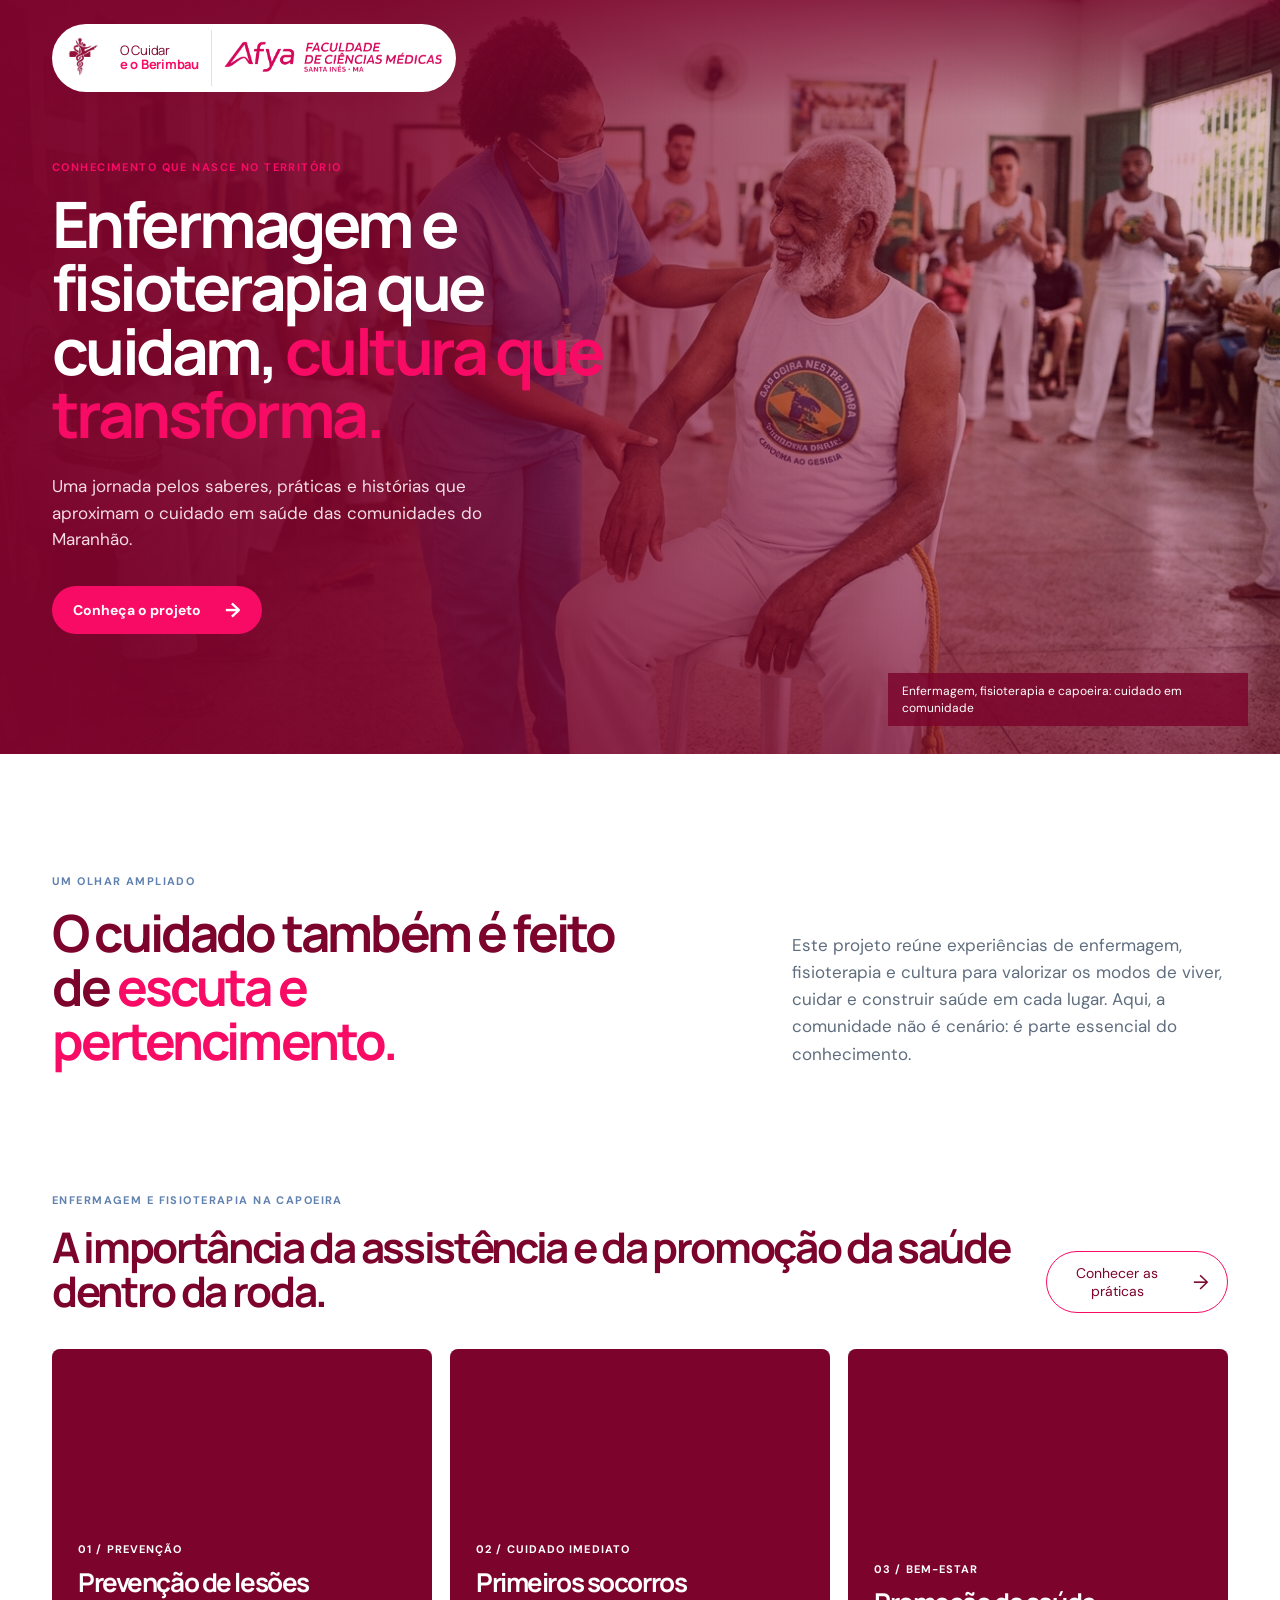
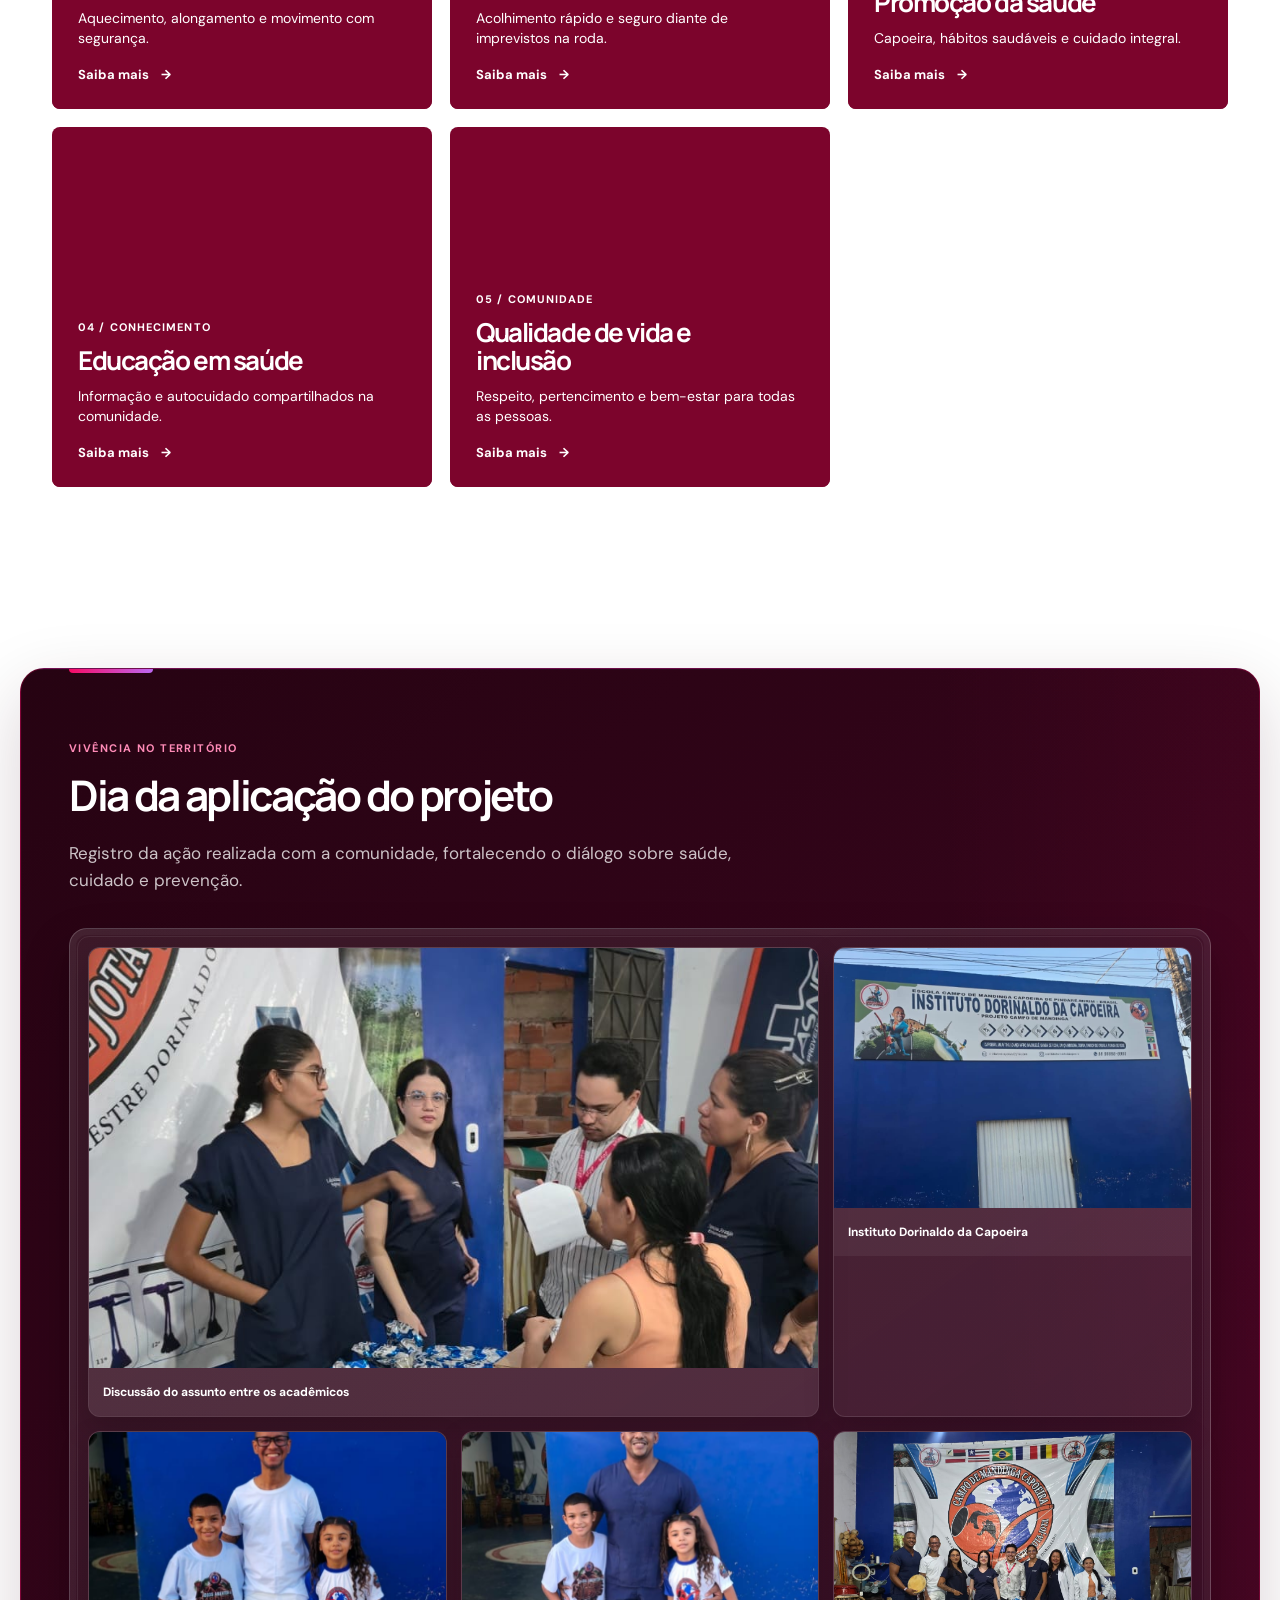
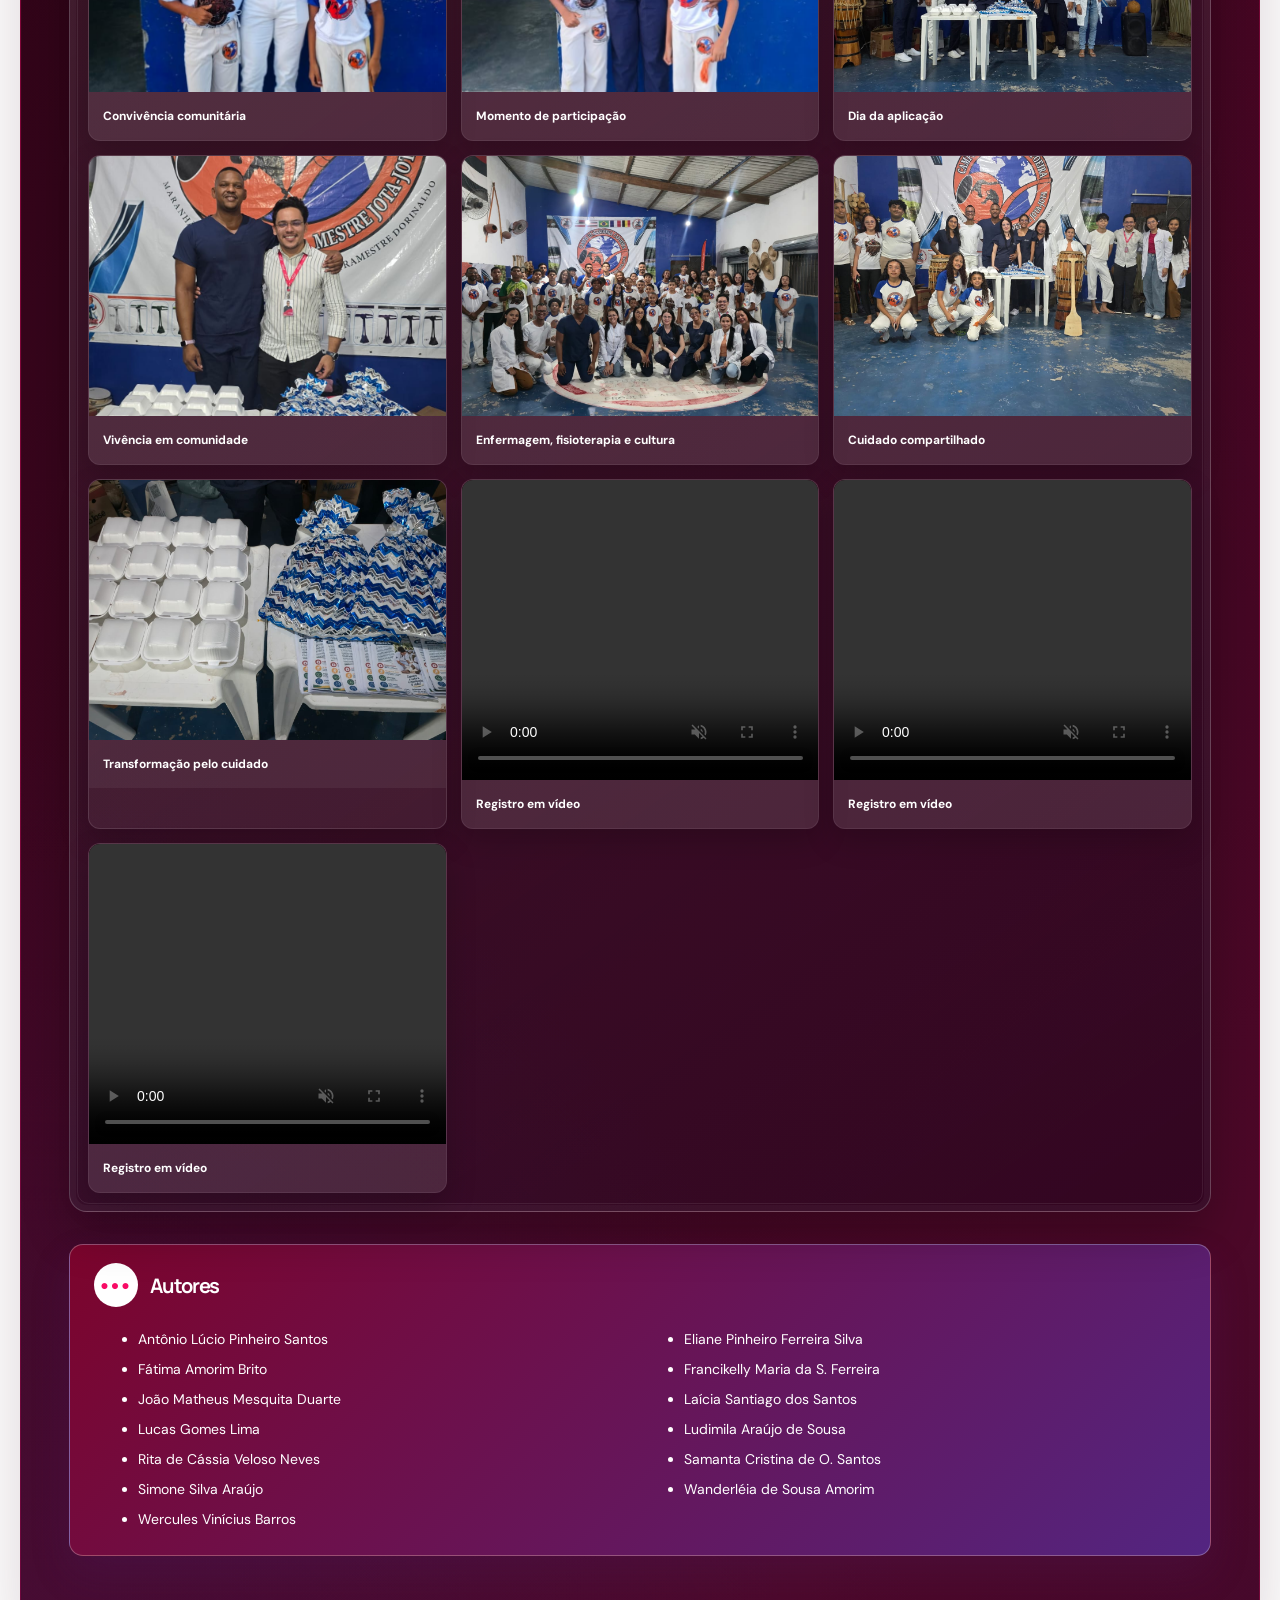
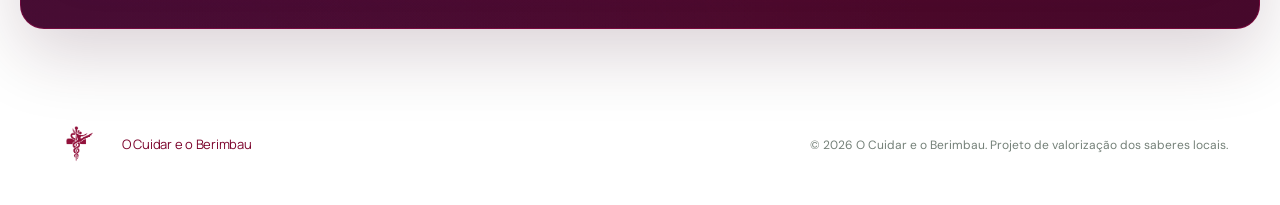
<file: index.html>
<!DOCTYPE html>
<html lang="pt-BR">
<head>
    <meta charset="UTF-8">
    <meta name="viewport" content="width=device-width, initial-scale=1.0">
    <title>O Cuidar e o Berimbau | Maranhão</title>
    <link rel="icon" type="image/png" href="favicon.png">
    <link rel="stylesheet" href="styles.css?v=projeto-multidisciplinar-20261124">
</head>
<body class="home-page">
    <header class="site-header">
      <nav class="site-nav" aria-label="Navegação principal">
        <div class="brand-lockup"><a class="brand" href="#inicio" aria-label="O Cuidar e o Berimbau - início"><span class="brand-logo-frame"><img class="brand-logo" src="Slides/Logoprojeto.png" alt=""></span><span>O Cuidar<br><strong>e o Berimbau</strong></span></a><a class="partner-brand" href="https://faculdades.afya.com.br/unidade/santa-ines" aria-label="Afya Santa Inês"><img src="Slides/AfyaSantaInes.png" alt="Afya Faculdade de Ciências Médicas Santa Inês"></a></div>
      </nav>
    </header>
    <main>
      <section class="hero" id="inicio">
        <div class="hero-copy"><p class="eyebrow">Conhecimento que nasce no território</p><h1>Enfermagem e fisioterapia que cuidam, <span>cultura que transforma.</span></h1><p class="hero-text">Uma jornada pelos saberes, práticas e histórias que aproximam o cuidado em saúde das comunidades do Maranhão.</p><div class="hero-actions"><a class="button button-primary" href="#sobre">Conheça o projeto <span>→</span></a></div></div>
        <div class="hero-image"><img src="Slides/Img1.png.jpg" alt="Profissional de saúde acolhe um praticante durante uma roda de capoeira"><span class="image-label">Enfermagem, fisioterapia e capoeira: cuidado em comunidade</span></div>
      </section>
      <section class="intro section-shell" id="sobre"><p class="eyebrow">Um olhar ampliado</p><div class="intro-grid"><h2>O cuidado também é feito de <span>escuta e pertencimento.</span></h2><p>Este projeto reúne experiências de enfermagem, fisioterapia e cultura para valorizar os modos de viver, cuidar e construir saúde em cada lugar. Aqui, a comunidade não é cenário: é parte essencial do conhecimento.</p></div></section>
      <section class="highlights section-shell" id="territorios"><div class="section-heading"><div><p class="eyebrow">Enfermagem e fisioterapia na capoeira</p><h2>A importância da assistência e da promoção da saúde dentro da roda.</h2></div><button class="button button-outline" type="button" aria-controls="lista-praticas">Conhecer as práticas <span aria-hidden="true">→</span></button></div><div class="highlight-grid" id="lista-praticas"><a class="highlight-card care-prevention" href="indexlesoes.html"><span class="card-kicker">01 / Prevenção</span><h3>Prevenção de lesões</h3><p class="card-description">Aquecimento, alongamento e movimento com segurança.</p><span class="card-more">Saiba mais <span aria-hidden="true">→</span></span></a><a class="highlight-card care-first-aid" href="indexsocorros.html"><span class="card-kicker">02 / Cuidado imediato</span><h3>Primeiros socorros</h3><p class="card-description">Acolhimento rápido e seguro diante de imprevistos na roda.</p><span class="card-more">Saiba mais <span aria-hidden="true">→</span></span></a><a class="highlight-card care-promotion" href="indexpromocaosaude.html"><span class="card-kicker">03 / Bem-estar</span><h3>Promoção da saúde</h3><p class="card-description">Capoeira, hábitos saudáveis e cuidado integral.</p><span class="card-more">Saiba mais <span aria-hidden="true">→</span></span></a><a class="highlight-card care-education" href="indexeducacaoemsaude.html"><span class="card-kicker">04 / Conhecimento</span><h3>Educação em saúde</h3><p class="card-description">Informação e autocuidado compartilhados na comunidade.</p><span class="card-more">Saiba mais <span aria-hidden="true">→</span></span></a><a class="highlight-card care-inclusion" href="indexqualidadedevida.html"><span class="card-kicker">05 / Comunidade</span><h3>Qualidade de vida e inclusão</h3><p class="card-description">Respeito, pertencimento e bem-estar para todas as pessoas.</p><span class="card-more">Saiba mais <span aria-hidden="true">→</span></span></a></div></section>
      <section class="project-day section-shell" id="dia-da-aplicacao">
        <div class="section-heading">
          <div>
            <p class="eyebrow">Vivência no território</p>
            <h2>Dia da aplicação do projeto</h2>
          </div>
        </div>
        <p class="project-day-intro">Registro da ação realizada com a comunidade, fortalecendo o diálogo sobre saúde, cuidado e prevenção.</p>
        <div class="project-media">
          <figure class="media-featured"><img src="VideoseImagens/234567890.jpeg" alt="Acadêmicos conversando sobre o assunto durante a aplicação do projeto" loading="lazy"><figcaption>Discussão do assunto entre os acadêmicos</figcaption></figure>
          <figure><img src="VideoseImagens/WhatsApp Image 2026-11-24 at 19.24.41.jpeg" alt="Fachada do Instituto Dorinaldo da Capoeira" loading="lazy"><figcaption>Instituto Dorinaldo da Capoeira</figcaption></figure>
          <figure><img src="VideoseImagens/WhatsApp Image 2026-11-24 at 19.23.14.jpeg" alt="Professor e crianças em frente ao instituto" loading="lazy"><figcaption>Convivência comunitária</figcaption></figure>
          <figure><img src="VideoseImagens/WhatsApp Image 2026-11-24 at 19.24.04.jpeg" alt="Participantes posando em frente à sede do projeto" loading="lazy"><figcaption>Momento de participação</figcaption></figure>
          <figure><img src="VideoseImagens/WhatsApp Image 2026-11-24 at 19.15.55-0987654.jpeg" alt="Registro da atividade realizada no dia da aplicação" loading="lazy"><figcaption>Dia da aplicação</figcaption></figure>
          <figure><img src="VideoseImagens/WhatsApp Image 2026-11-24 at 19.15.56.jpeg" alt="Registro da atividade realizada no dia da aplicação" loading="lazy"><figcaption>Vivência em comunidade</figcaption></figure>
          <figure><img src="VideoseImagens/WhatsApp Image 2026-11-24 at 19.15.57.jpeg" alt="Registro da atividade realizada no dia da aplicação" loading="lazy"><figcaption>Enfermagem, fisioterapia e cultura</figcaption></figure>
          <figure><img src="VideoseImagens/WhatsApp Image 2026-11-24 at 19.15.567.jpeg" alt="Registro da atividade realizada no dia da aplicação" loading="lazy"><figcaption>Cuidado compartilhado</figcaption></figure>
          <figure><img src="VideoseImagens/WhatsApp Image 2026-11-24 at 19.15.5632456.jpeg" alt="Registro da atividade realizada no dia da aplicação" loading="lazy"><figcaption>Transformação pelo cuidado</figcaption></figure>
          <figure class="media-video"><video controls autoplay muted loop playsinline preload="metadata"><source src="VideoseImagens/WhatsApp Video 2026-11-24 at 19.16.12.mp4" type="video/mp4">Seu navegador não suporta vídeos.</video><figcaption>Registro em vídeo</figcaption></figure>
          <figure class="media-video"><video controls autoplay muted loop playsinline preload="metadata"><source src="VideoseImagens/WhatsApp Video 2026-11-24 at 19.16.14.mp4" type="video/mp4">Seu navegador não suporta vídeos.</video><figcaption>Registro em vídeo</figcaption></figure>
          <figure class="media-video"><video controls autoplay muted loop playsinline preload="metadata"><source src="VideoseImagens/WhatsApp Video 2026-11-24 at 19.16.18.mp4" type="video/mp4">Seu navegador não suporta vídeos.</video><figcaption>Registro em vídeo</figcaption></figure>
        </div>
        <div class="authors-card">
          <div class="authors-heading"><span aria-hidden="true">●●●</span><h3>Autores</h3></div>
          <ul>
            <li>Antônio Lúcio Pinheiro Santos</li>
            <li>Eliane Pinheiro Ferreira Silva</li>
            <li>Fátima Amorim Brito</li>
            <li>Francikelly Maria da S. Ferreira</li>
            <li>João Matheus Mesquita Duarte</li>
            <li>Laícia Santiago dos Santos</li>
            <li>Lucas Gomes Lima</li>
            <li>Ludimila Araújo de Sousa</li>
            <li>Rita de Cássia Veloso Neves</li>
            <li>Samanta Cristina de O. Santos</li>
            <li>Simone Silva Araújo</li>
            <li>Wanderléia de Sousa Amorim</li>
            <li>Wercules Vinícius Barros</li>
          </ul>
        </div>
      </section>
    </main>
    <footer id="contato"><div class="footer-brand"><span class="brand-logo-frame"><img class="brand-logo" src="Slides/Logoprojeto.png" alt=""></span><span>O Cuidar e o Berimbau</span></div><p>© 2026 O Cuidar e o Berimbau. Projeto de valorização dos saberes locais.</p></footer>
    <div vw class="enabled"><div vw-access-button class="active"></div><div vw-plugin-wrapper><div class="vw-plugin-top-wrapper"></div></div></div>
    <script src="https://vlibras.gov.br/app/vlibras-plugin.js"></script><script>new window.VLibras.Widget('https://vlibras.gov.br/app');</script>
    <script>const practiceButton = document.querySelector('.button-outline'); const practiceGrid = document.querySelector('#lista-praticas'); const practiceCards = practiceGrid.querySelectorAll('.highlight-card'); practiceButton.addEventListener('click', () => { practiceGrid.scrollIntoView({ behavior: 'smooth', block: 'center' }); practiceCards.forEach(card => card.classList.remove('is-highlighted')); void practiceGrid.offsetWidth; practiceCards.forEach(card => card.classList.add('is-highlighted')); });</script>
</body>
</html>
</file>
<file: styles.css>
@import url('https://fonts.googleapis.com/css2?family=DM+Sans:wght@400;500;700&family=Manrope:wght@600;700;800&display=swap');

:root { --ink: #7c042c; --wine: #7c042c; --primary: #f80b65; --blue: #6182af; --afya-purple: #532581; --paper: #ffffff; --line: #dce3ec; --muted: #5f6d7e; }
* { box-sizing: border-box; }
html { scroll-behavior: smooth; }
body { margin: 0; background: var(--paper); color: var(--ink); font-family: 'DM Sans', sans-serif; }
a { color: inherit; text-decoration: none; }
.site-header { position: absolute; z-index: 10; width: 100%; color: #fff; }
.home-page .site-header { background: linear-gradient(180deg, rgba(124,4,44,.68), transparent); }
.site-nav { max-width: 1240px; margin: auto; padding: 24px 32px; display: flex; align-items: center; justify-content: space-between; }
.brand, .footer-brand { display: flex; gap: 10px; align-items: center; line-height: 1.05; font-family: 'Manrope', sans-serif; font-size: 13px; letter-spacing: -.02em; }
.brand-lockup { display: flex; align-items: center; gap: 0; padding: 2px 12px 2px 2px; border-radius: 999px; background: #fff; }
.brand-lockup .brand { gap: 2px; color: var(--ink); }
.brand-lockup .brand-logo-frame { width: 64px; height: 64px; flex-basis: 64px; border-radius: 0; background: transparent; }
.partner-brand { display: flex; align-items: center; justify-content: center; height: 56px; margin-left: 12px; padding-left: 12px; border-left: 1px solid var(--line); }
.partner-brand img { display: block; width: 220px; max-height: 42px; object-fit: contain; }
.brand strong { color: var(--primary); }
.brand-logo-frame { width: 96px; height: 96px; display: block; overflow: hidden; flex: 0 0 96px; border-radius: 50%; background: #fff; }
.brand-logo { width: 125%; height: 125%; display: block; object-fit: cover; object-position: center; transform: translate(-16.5%, -7.5%); }
.brand-mark { display: grid; place-items: center; width: 40px; height: 40px; border-radius: 50%; color: #fff; background: var(--primary); font-weight: 800; font-size: 12px; }
.nav-links { display: flex; align-items: center; gap: 34px; font-size: 14px; font-weight: 500; }
.nav-links a:not(.nav-cta) { opacity: .82; transition: opacity .2s; }
.nav-links a:not(.nav-cta):hover { opacity: 1; }
.nav-cta, .button-primary { background: var(--primary); color: #fff; border-radius: 999px; font-weight: 700; }
.nav-cta { padding: 12px 20px; }
.nav-toggle { display: none; border: 0; border-radius: 999px; padding: 8px; color: #fff; background: transparent; font-size: 24px; transition: transform .2s, background .2s, box-shadow .2s; cursor: pointer; }
.hero { min-height: 700px; position: relative; isolation: isolate; display: grid; grid-template-columns: 1fr; background: var(--wine); color: #fff; }
.hero-copy { align-self: center; max-width: 760px; min-height: 700px; display: flex; flex-direction: column; justify-content: center; padding: 160px 8vw 120px max(32px, calc((100vw - 1240px) / 2 + 32px)); }
.eyebrow { margin: 0 0 18px; color: var(--blue); text-transform: uppercase; font-size: 11px; font-weight: 700; letter-spacing: .13em; }
.hero .eyebrow { color: var(--primary); }
h1, h2, h3 { margin: 0; font-family: 'Manrope', sans-serif; letter-spacing: -.055em; }
h1 { font-size: clamp(42px, 5vw, 74px); line-height: .99; }
h1 span, h2 span { color: var(--primary); }
.hero-text { max-width: 460px; margin: 28px 0 34px; color: #f5dce5; font-size: 17px; line-height: 1.55; }
.hero-actions { display: flex; align-items: center; gap: 24px; }
.button { display: inline-flex; align-items: center; gap: 24px; padding: 15px 21px; font-size: 14px; transition: transform .2s, background .2s, box-shadow .2s; }
.button:hover, .button:focus-visible, .nav-toggle:hover, .nav-toggle:focus-visible { transform: translateY(-2px); color: #fff; background-image: linear-gradient(110deg, var(--primary), var(--afya-purple), #7540a2); background-size: 200% 100%; animation: site-button-purple 1.4s ease-in-out infinite alternate; }
.button-primary span, .button-outline span { font-size: 20px; line-height: 0; }
.button-link { color: #fff; padding-inline: 0; }
.hero-image { position: absolute; z-index: -1; inset: 0; min-height: 100%; overflow: hidden; background: var(--wine); }
.hero-image::after { content: ''; position: absolute; inset: 0; background: linear-gradient(90deg, rgba(124,4,44,.98) 0%, rgba(124,4,44,.9) 30%, rgba(124,4,44,.62) 55%, rgba(124,4,44,.25) 100%), linear-gradient(0deg, rgba(124,4,44,.48), transparent 48%); }
.hero-image img { width: 100%; height: 100%; object-fit: cover; object-position: 58% 42%; display: block; filter: saturate(.88); }
.image-label { position: absolute; z-index: 1; right: 32px; bottom: 28px; max-width: min(360px, calc(100% - 48px)); padding: 10px 14px; color: #fff; background: rgba(124,4,44,.82); font-size: 12px; line-height: 1.4; }
.section-shell { max-width: 1240px; margin: auto; padding-inline: 32px; }
.intro { padding-top: 120px; padding-bottom: 125px; }
.intro-grid { display: grid; grid-template-columns: 1.1fr .8fr; gap: 12%; align-items: end; }
h2 { font-size: clamp(32px, 4vw, 54px); line-height: 1.05; }
.intro-grid p:last-child { margin: 0; color: var(--muted); font-size: 17px; line-height: 1.6; }
.highlights { padding-bottom: 125px; }
.section-heading { display: flex; justify-content: space-between; align-items: end; margin-bottom: 36px; }
.section-heading h2 { font-size: clamp(30px, 3.3vw, 46px); }
.button-outline { border: 1px solid var(--primary); border-radius: 999px; padding: 12px 18px; }
button.button { font-family: inherit; line-height: inherit; color: inherit; background: transparent; cursor: pointer; }
@keyframes site-button-purple { to { background-position: 100% 50%; box-shadow: 0 4px 16px rgba(83,37,129,.32); } }
@media (prefers-reduced-motion: reduce) { .button, .nav-toggle { transition: none; } .button:hover, .button:focus-visible, .nav-toggle:hover, .nav-toggle:focus-visible { transform: none; animation: none; background: var(--afya-purple); } }
.highlight-grid { display: grid; grid-template-columns: repeat(3, 1fr); gap: 18px; align-items: stretch; }
.highlight-card { min-height: 360px; position: relative; isolation: isolate; display: flex; flex-direction: column; justify-content: flex-end; align-items: flex-start; gap: 12px; overflow: hidden; padding: 26px; border-radius: 8px; background: var(--wine); color: #fff; transition: transform .25s ease, box-shadow .25s ease; }
.highlight-card:hover { transform: translateY(-6px); box-shadow: 0 14px 26px rgba(124,4,44,.18); }
.highlight-card::before { content: ''; position: absolute; z-index: -1; inset: 0; background-image: linear-gradient(0deg, rgba(124,4,44,.96), rgba(124,4,44,.58) 48%, rgba(124,4,44,.12)), var(--card-image); background-position: center; background-size: cover; transition: transform .35s ease; }
.highlight-card:hover::before { transform: scale(1.04); }
.highlight-card.is-highlighted { animation: practice-highlight 1.1s ease-in-out 2; }
@keyframes practice-highlight { 50% { transform: translateY(-6px); box-shadow: 0 0 0 4px var(--primary), 0 14px 26px rgba(124,4,44,.24); } }
@media (prefers-reduced-motion: reduce) { .highlight-card.is-highlighted { animation: none; box-shadow: 0 0 0 4px var(--primary); } }
.card-kicker { margin: 0; color: #fff; font-size: 11px; font-weight: 700; letter-spacing: .1em; text-transform: uppercase; }
.highlight-card h3 { max-width: 270px; font-size: 26px; line-height: 1.08; }
.highlight-card .card-description { max-width: 320px; margin: 0; color: #fff; font-size: 14px; line-height: 1.45; }
.card-more { display: flex; align-items: center; gap: 12px; margin-top: 6px; font-size: 13px; font-weight: 700; }
.care-prevention { --card-image: url('https://images.pexels.com/photos/20860603/pexels-photo-20860603.jpeg?auto=compress&cs=tinysrgb&w=1200'); }
.care-first-aid { --card-image: url('https://images.pexels.com/photos/3760275/pexels-photo-3760275.jpeg?auto=compress&cs=tinysrgb&w=1200'); }
.care-promotion { --card-image: url('https://images.pexels.com/photos/30495349/pexels-photo-30495349.jpeg?auto=compress&cs=tinysrgb&w=1200'); }
.care-education { --card-image: url('https://images.pexels.com/photos/34082712/pexels-photo-34082712.jpeg?auto=compress&cs=tinysrgb&w=1200'); }
.care-inclusion { --card-image: url('https://images.pexels.com/photos/8556497/pexels-photo-8556497.jpeg?auto=compress&cs=tinysrgb&w=1200'); }
.card-green { background: var(--blue); color: #fff; }
.callout { background: #eef2f7; }
.callout-inner { padding-top: 95px; padding-bottom: 95px; display: flex; align-items: end; gap: 40px; justify-content: space-between; }
.callout h2 { max-width: 700px; }
footer { padding: 30px max(32px, calc((100vw - 1240px) / 2 + 32px)); display: flex; justify-content: space-between; align-items: center; color: #748078; background: #fff; font-size: 12px; }
.footer-brand { color: var(--ink); }
footer .brand-logo-frame { width: 60px; height: 60px; flex-basis: 60px; }
footer p { margin: 0; }
.project-day { position: relative; isolation: isolate; max-width: 1240px; margin: 56px auto; padding: 72px 48px; overflow: hidden; border: 1px solid rgba(248,11,101,.26); border-radius: 24px; color: #fff; background: radial-gradient(ellipse at 100% 0%, rgba(248,11,101,.2), transparent 38%), radial-gradient(ellipse at 0% 100%, rgba(83,37,129,.45), transparent 42%), linear-gradient(140deg, #260312, #4c0828 55%, #260b3c); background-size: 160% 160%; animation: project-day-gradient 18s ease-in-out infinite alternate; box-shadow: 0 24px 70px rgba(49,4,26,.18); }
@keyframes project-day-gradient { from { background-position: 0% 0%; } to { background-position: 100% 100%; } }
@media (prefers-reduced-motion: reduce) { .project-day { animation: none; } }
.project-day::before { position: absolute; z-index: -1; top: 0; left: 48px; width: 84px; height: 4px; border-radius: 0 0 4px 4px; background: linear-gradient(90deg, var(--primary), #bd68f2); content: ''; }
.project-day .eyebrow { color: #ff8bb7; }
.project-day .section-heading h2 { color: #fff; }
.project-day-intro { max-width: 720px; margin: -14px 0 34px; color: rgba(255,255,255,.76); font-size: 17px; line-height: 1.6; }
.project-media { position: relative; display: grid; grid-template-columns: repeat(3, 1fr); grid-auto-flow: dense; gap: 14px; padding: 18px; border: 1px solid rgba(255,255,255,.22); border-radius: 18px; background: linear-gradient(145deg, rgba(255,255,255,.09), rgba(15,3,24,.4)); box-shadow: inset 0 0 0 6px rgba(255,255,255,.035), 0 22px 48px rgba(0,0,0,.24); }
.project-media::before { position: absolute; inset: 7px; border: 1px solid rgba(255,255,255,.08); border-radius: 12px; content: ''; pointer-events: none; }
.project-media figure { min-width: 0; margin: 0; overflow: hidden; border: 1px solid rgba(255,255,255,.12); border-radius: 12px; background: rgba(255,255,255,.06); box-shadow: 0 12px 30px rgba(0,0,0,.2); transition: transform .25s ease, border-color .25s ease, box-shadow .25s ease; }
.project-media figure:hover { transform: translateY(-4px); border-color: rgba(255,139,183,.55); box-shadow: 0 18px 34px rgba(0,0,0,.28); }
.project-media figure img, .project-media figure video { width: 100%; height: 260px; display: block; object-fit: cover; }
.project-media figure img { transition: transform .35s ease, filter .35s ease; }
.project-media figure:hover img { transform: scale(1.025); filter: saturate(1.08); }
.project-media figcaption { min-height: 48px; display: flex; align-items: center; padding: 10px 14px; color: #fff; background: rgba(255,255,255,.055); font-size: 12px; font-weight: 700; }
.project-media .media-featured { grid-column: span 2; }
.project-media .media-featured img { height: 420px; object-position: center 38%; }
.project-media .media-video { grid-column: span 1; }
.project-media .media-video video { height: 300px; object-position: center; background: #22020d; }
.authors-card { margin-top: 32px; overflow: hidden; border: 1px solid rgba(255,255,255,.28); border-radius: 14px; color: #fff; background: linear-gradient(135deg, var(--wine), var(--afya-purple)); box-shadow: 0 18px 40px rgba(83,37,129,.16); }
.authors-heading { display: flex; align-items: center; gap: 12px; padding: 18px 24px 12px; }
.authors-heading span { display: grid; place-items: center; width: 44px; height: 44px; border-radius: 50%; color: var(--primary); background: #fff; font-size: 14px; letter-spacing: 2px; }
.authors-heading h3 { font-size: 20px; }
.authors-card ul { display: grid; grid-template-columns: 1fr 1fr; column-gap: 44px; row-gap: 6px; margin: 0; padding: 8px 24px 24px 68px; list-style: disc; }
.authors-card li { padding: 3px 0; font-size: 14px; }
@media (max-width: 760px) { .site-nav { padding: 18px 22px; } .brand-lockup { padding: 2px 8px 2px 2px; } .brand-lockup .brand-logo-frame { width: 48px; height: 48px; flex-basis: 48px; } .brand-logo-frame { width: 56px; height: 56px; flex-basis: 56px; } .brand { font-size: 11px; } .partner-brand { height: 40px; margin-left: 8px; padding-left: 8px; } .partner-brand img { width: 112px; max-height: 22px; } .nav-toggle { display: block; } .nav-links { display: none; position: absolute; top: 72px; left: 16px; right: 16px; padding: 22px; flex-direction: column; align-items: stretch; gap: 20px; border-radius: 10px; background: var(--wine); } .nav-links.is-open { display: flex; } .hero { display: grid; grid-template-columns: 1fr; min-height: 680px; } .hero-copy { min-height: 680px; max-width: none; padding: 150px 24px 112px; } .hero .eyebrow { color: #fff; } .hero-image { height: auto; min-height: 100%; flex: initial; } .hero-image::after { background: linear-gradient(180deg, rgba(124,4,44,.98) 0%, rgba(124,4,44,.92) 48%, rgba(124,4,44,.52) 100%); } .hero-image img { object-position: 50% center; } .image-label { right: 18px; bottom: 18px; max-width: calc(100% - 36px); } .section-shell { padding-inline: 24px; } .intro { padding-top: 80px; padding-bottom: 80px; } .intro-grid, .highlight-grid { grid-template-columns: 1fr; gap: 28px; } .highlight-card { min-height: 340px; } .section-heading, .callout-inner, footer { align-items: flex-start; flex-direction: column; gap: 24px; } .callout-inner { padding-top: 70px; padding-bottom: 70px; } }
@media (max-width: 380px) { .site-nav { padding-inline: 12px; } .brand-lockup { padding-right: 8px; } .partner-brand { margin-left: 8px; padding-left: 8px; } .partner-brand img { width: 96px; } }
@media (max-width: 760px) {
  .project-day { margin: 32px 16px; padding: 48px 20px; border-radius: 18px; }
  .project-day::before { left: 20px; }
  .project-media { grid-template-columns: 1fr 1fr; padding: 12px; }
  .project-media .media-featured { grid-column: 1 / -1; }
  .project-media .media-featured img { height: 340px; }
  .project-media figure img { height: 220px; }
  .project-media .media-video { grid-column: 1 / -1; }
  .project-media .media-video video { height: 320px; }
  .authors-card ul { grid-template-columns: 1fr; padding-left: 44px; }
}
@media (max-width: 480px) {
  .project-day { margin: 20px 10px; padding: 38px 16px; }
  .project-day::before { left: 16px; }
  .project-media { grid-template-columns: 1fr; padding: 9px; }
  .project-media .media-featured img, .project-media figure img { height: 280px; }
  .project-media .media-featured { grid-column: auto; }
}
</file>
